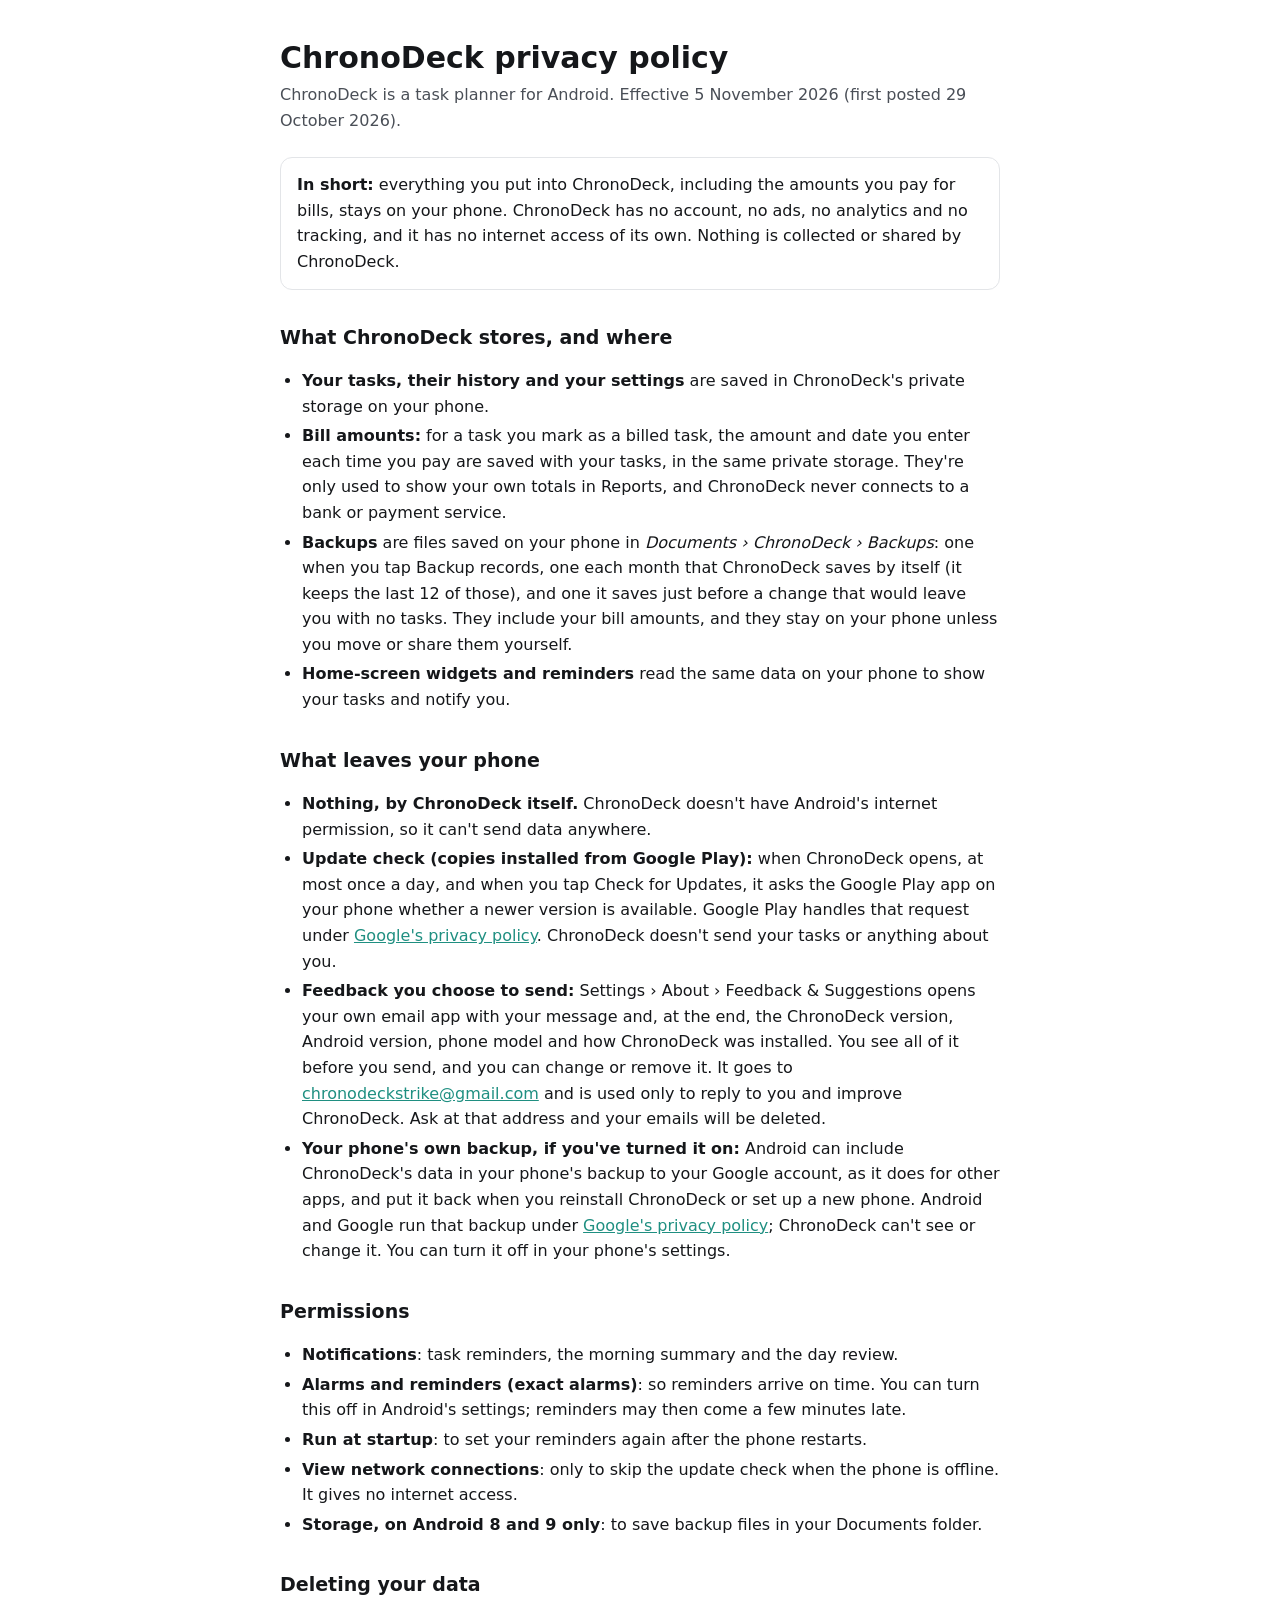
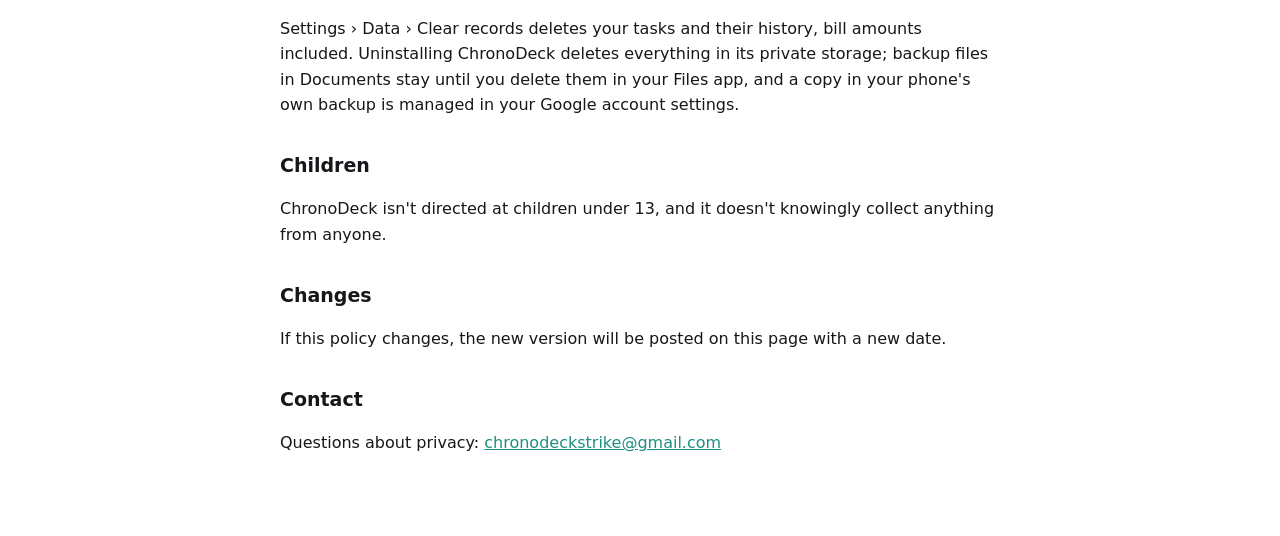
<file: chronodeck/privacy.html>
<!doctype html>
<html lang="en">
<head>
<meta charset="utf-8">
<meta name="viewport" content="width=device-width, initial-scale=1">
<title>ChronoDeck privacy policy</title>
<meta name="description" content="How ChronoDeck, the task planner for Android, handles your data.">
<style>
  :root { --bg: #ffffff; --ink: #15171a; --mut: #4a4f57; --line: #e3e5e8; --accent: #1f8f81; }
  @media (prefers-color-scheme: dark) { :root { --bg: #17191d; --ink: #eef0f2; --mut: #b4b9c1; --line: #2c3036; --accent: #3fc1b0; } }
  html { background: var(--bg); color: var(--ink); }
  body { margin: 0 auto; max-width: 720px; padding: 40px 16px 64px; font: 16px/1.6 system-ui, -apple-system, "Segoe UI", Roboto, sans-serif; }
  h1 { font-size: 30px; line-height: 1.2; margin: 0 0 6px; }
  h2 { font-size: 19px; margin: 32px 0 6px; }
  p, li { color: var(--ink); }
  .meta { color: var(--mut); margin: 0 0 24px; }
  ul { padding-left: 22px; }
  li { margin: 4px 0; }
  a { color: var(--accent); }
  .box { border: 1px solid var(--line); border-radius: 12px; padding: 14px 16px; margin: 20px 0; }
</style>
</head>
<body>
<h1>ChronoDeck privacy policy</h1>
<p class="meta">ChronoDeck is a task planner for Android. Effective 5 November 2026 (first posted 29 October 2026).</p>

<div class="box"><b>In short:</b> everything you put into ChronoDeck, including the amounts you pay for bills, stays on your phone. ChronoDeck has no account, no ads,
no analytics and no tracking, and it has no internet access of its own. Nothing is collected or shared by ChronoDeck.</div>

<h2>What ChronoDeck stores, and where</h2>
<ul>
  <li><b>Your tasks, their history and your settings</b> are saved in ChronoDeck's private storage on your phone.</li>
  <li><b>Bill amounts:</b> for a task you mark as a billed task, the amount and date you enter each time you pay are saved with
    your tasks, in the same private storage. They're only used to show your own totals in Reports, and ChronoDeck never connects
    to a bank or payment service.</li>
  <li><b>Backups</b> are files saved on your phone in <i>Documents › ChronoDeck › Backups</i>: one when you tap Backup records,
    one each month that ChronoDeck saves by itself (it keeps the last 12 of those), and one it saves just before a change that
    would leave you with no tasks. They include your bill amounts, and they stay on your phone unless you move or share them yourself.</li>
  <li><b>Home-screen widgets and reminders</b> read the same data on your phone to show your tasks and notify you.</li>
</ul>

<h2>What leaves your phone</h2>
<ul>
  <li><b>Nothing, by ChronoDeck itself.</b> ChronoDeck doesn't have Android's internet permission, so it can't send data anywhere.</li>
  <li><b>Update check (copies installed from Google Play):</b> when ChronoDeck opens, at most once a day, and when you tap Check for
    Updates, it asks the Google Play app on your phone whether a newer version is available. Google Play handles that request under
    <a href="https://policies.google.com/privacy">Google's privacy policy</a>. ChronoDeck doesn't send your tasks or anything about you.</li>
  <li><b>Feedback you choose to send:</b> Settings › About › Feedback &amp; Suggestions opens your own email app with your message
    and, at the end, the ChronoDeck version, Android version, phone model and how ChronoDeck was installed. You see all of it before
    you send, and you can change or remove it. It goes to <a href="mailto:chronodeckstrike@gmail.com">chronodeckstrike@gmail.com</a>
    and is used only to reply to you and improve ChronoDeck. Ask at that address and your emails will be deleted.</li>
  <li><b>Your phone's own backup, if you've turned it on:</b> Android can include ChronoDeck's data in your phone's backup to
    your Google account, as it does for other apps, and put it back when you reinstall ChronoDeck or set up a new phone.
    Android and Google run that backup under <a href="https://policies.google.com/privacy">Google's privacy policy</a>;
    ChronoDeck can't see or change it. You can turn it off in your phone's settings.</li>
</ul>

<h2>Permissions</h2>
<ul>
  <li><b>Notifications</b>: task reminders, the morning summary and the day review.</li>
  <li><b>Alarms and reminders (exact alarms)</b>: so reminders arrive on time. You can turn this off in Android's settings; reminders may then come a few minutes late.</li>
  <li><b>Run at startup</b>: to set your reminders again after the phone restarts.</li>
  <li><b>View network connections</b>: only to skip the update check when the phone is offline. It gives no internet access.</li>
  <li><b>Storage, on Android 8 and 9 only</b>: to save backup files in your Documents folder.</li>
</ul>

<h2>Deleting your data</h2>
<p>Settings › Data › Clear records deletes your tasks and their history, bill amounts included. Uninstalling ChronoDeck deletes everything in its private
storage; backup files in Documents stay until you delete them in your Files app, and a copy in your phone's own backup is managed
in your Google account settings.</p>

<h2>Children</h2>
<p>ChronoDeck isn't directed at children under 13, and it doesn't knowingly collect anything from anyone.</p>

<h2>Changes</h2>
<p>If this policy changes, the new version will be posted on this page with a new date.</p>

<h2>Contact</h2>
<p>Questions about privacy: <a href="mailto:chronodeckstrike@gmail.com">chronodeckstrike@gmail.com</a></p>
</body>
</html>
</file>
